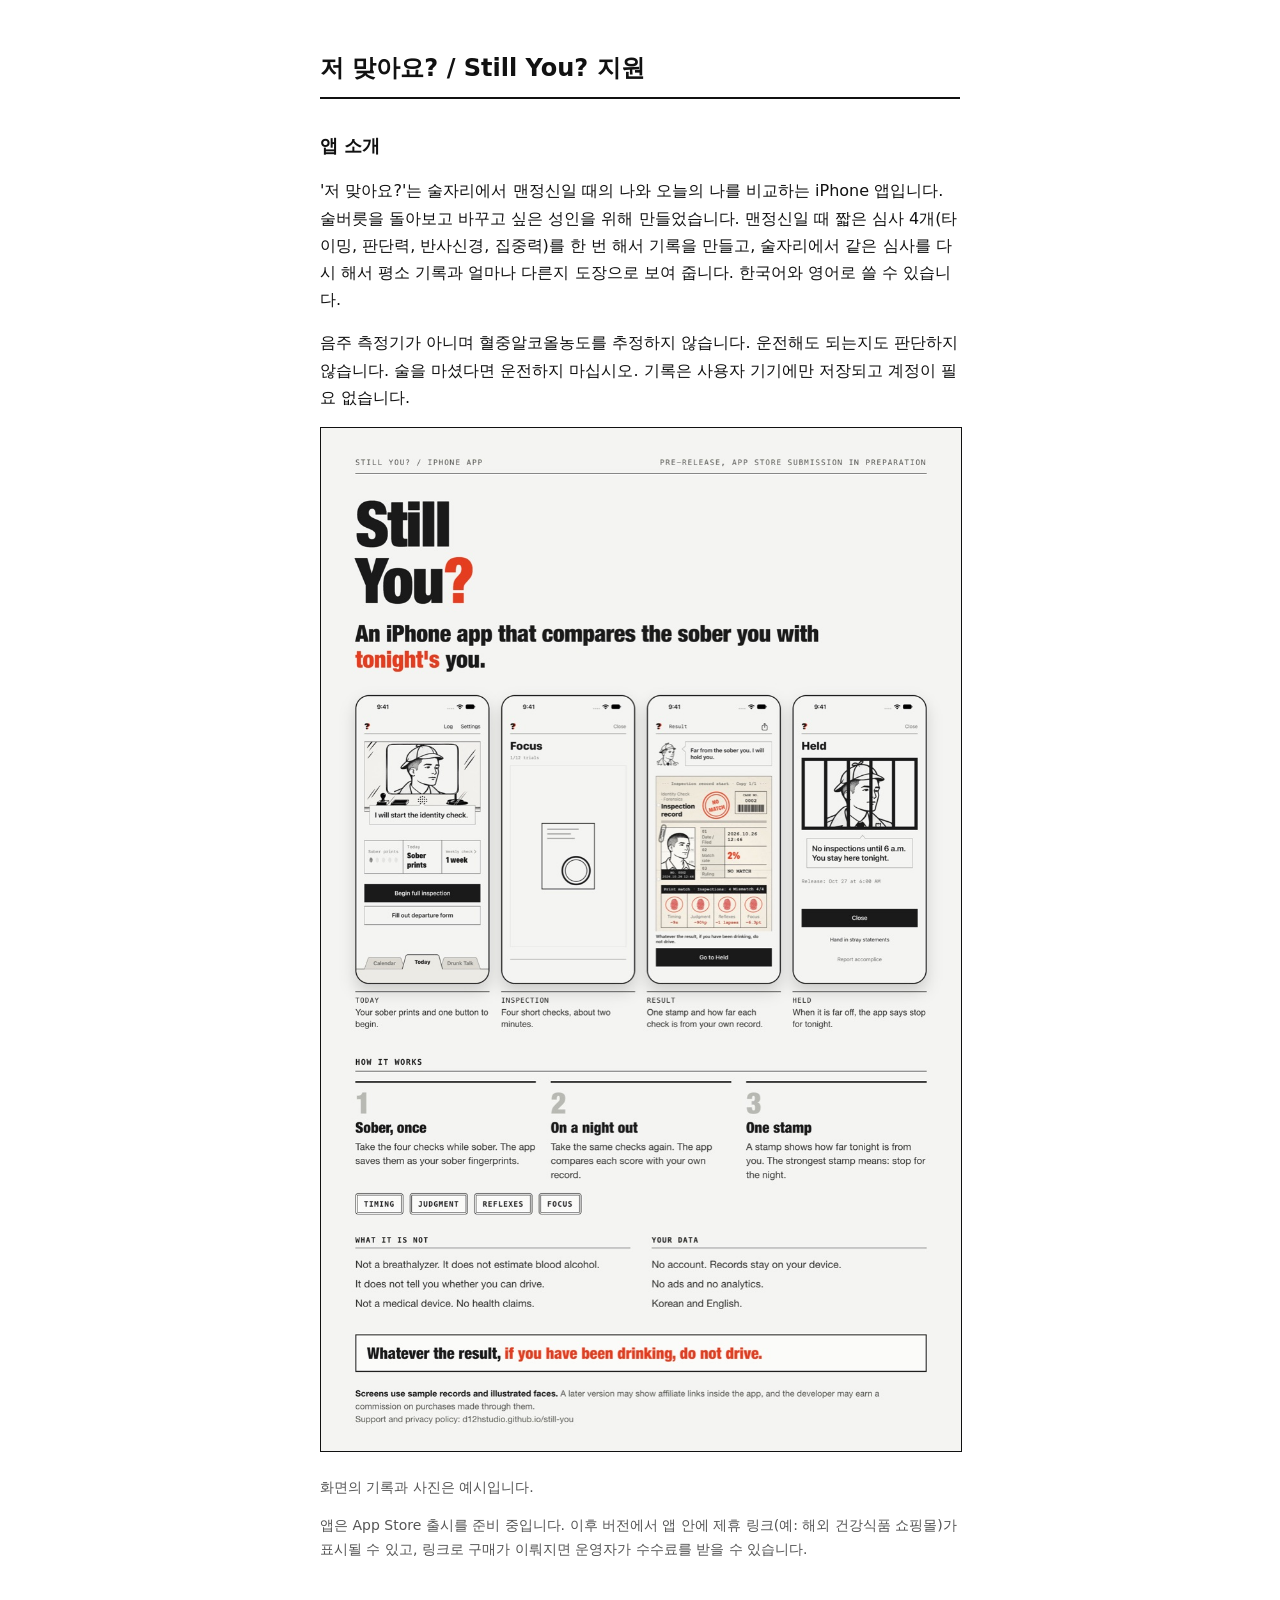
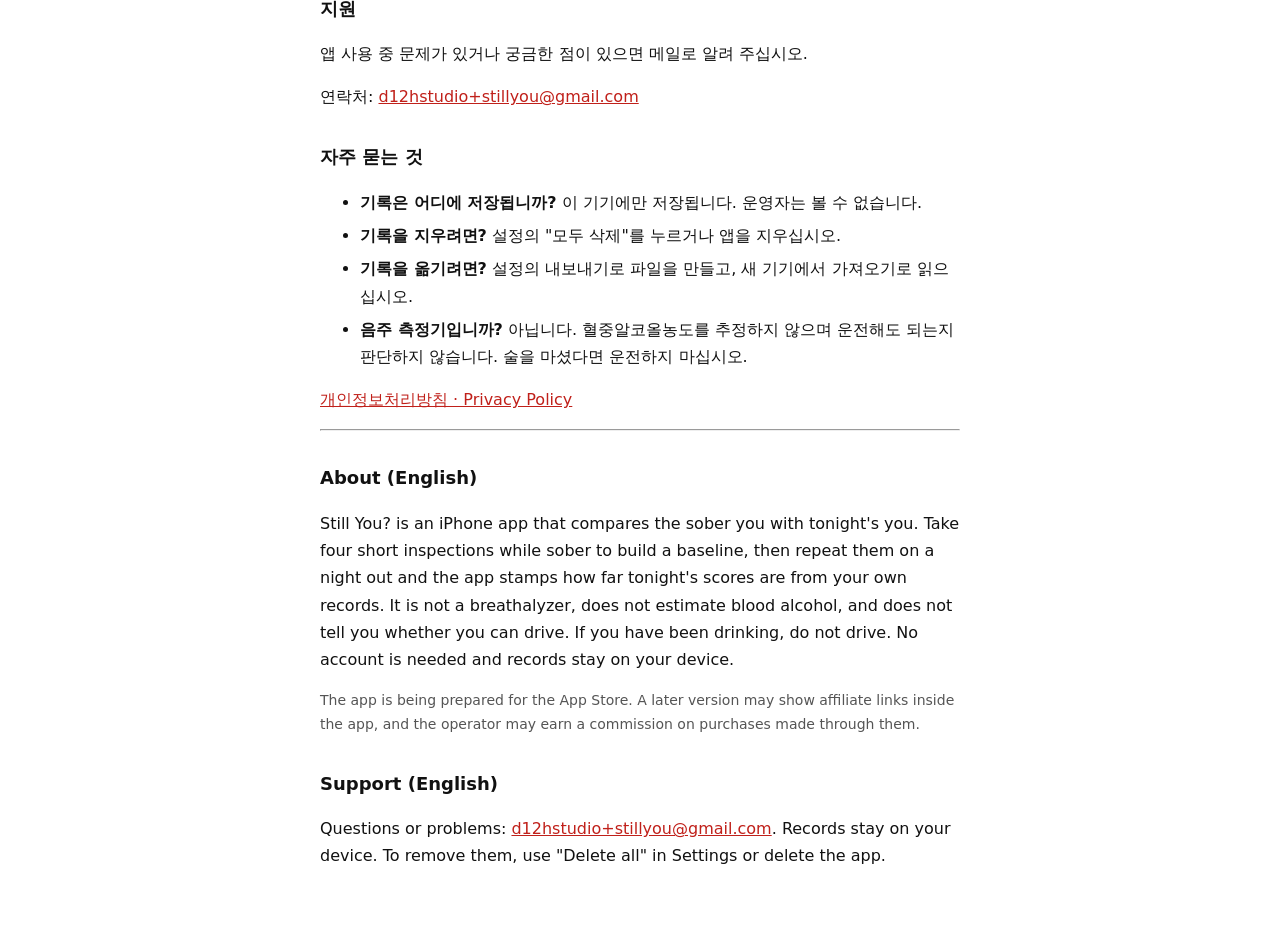
<file: index.html>
<!doctype html>
<html lang="ko"><head><meta charset="utf-8"><meta name="viewport" content="width=device-width,initial-scale=1">
<meta name='impact-site-verification' value='ae98b529-2bd7-4704-8b20-28af9341f1dc'>
<title>저 맞아요? 지원</title><link rel="stylesheet" href="style.css"></head>
<body><main>
<h1>저 맞아요? / Still You? 지원</h1>
<h2>앱 소개</h2>
<p>'저 맞아요?'는 술자리에서 맨정신일 때의 나와 오늘의 나를 비교하는 iPhone 앱입니다. 술버릇을 돌아보고 바꾸고 싶은 성인을 위해 만들었습니다. 맨정신일 때 짧은 심사 4개(타이밍, 판단력, 반사신경, 집중력)를 한 번 해서 기록을 만들고, 술자리에서 같은 심사를 다시 해서 평소 기록과 얼마나 다른지 도장으로 보여 줍니다. 한국어와 영어로 쓸 수 있습니다.</p>
<p>음주 측정기가 아니며 혈중알코올농도를 추정하지 않습니다. 운전해도 되는지도 판단하지 않습니다. 술을 마셨다면 운전하지 마십시오. 기록은 사용자 기기에만 저장되고 계정이 필요 없습니다.</p>
<p><a href="board.jpg"><img src="board.jpg" alt="Still You? overview: four app screens, how it works, what it is not, and data handling" style="width:100%;height:auto;border:1px solid var(--line)"></a></p>
<p class="note">화면의 기록과 사진은 예시입니다.</p>
<p class="note">앱은 App Store 출시를 준비 중입니다. 이후 버전에서 앱 안에 제휴 링크(예: 해외 건강식품 쇼핑몰)가 표시될 수 있고, 링크로 구매가 이뤄지면 운영자가 수수료를 받을 수 있습니다.</p>
<h2>지원</h2>
<p>앱 사용 중 문제가 있거나 궁금한 점이 있으면 메일로 알려 주십시오.</p>
<p>연락처: <a href="mailto:d12hstudio+stillyou@gmail.com">d12hstudio+stillyou@gmail.com</a></p>
<h2>자주 묻는 것</h2>
<ul>
<li><b>기록은 어디에 저장됩니까?</b> 이 기기에만 저장됩니다. 운영자는 볼 수 없습니다.</li>
<li><b>기록을 지우려면?</b> 설정의 "모두 삭제"를 누르거나 앱을 지우십시오.</li>
<li><b>기록을 옮기려면?</b> 설정의 내보내기로 파일을 만들고, 새 기기에서 가져오기로 읽으십시오.</li>
<li><b>음주 측정기입니까?</b> 아닙니다. 혈중알코올농도를 추정하지 않으며 운전해도 되는지 판단하지 않습니다. 술을 마셨다면 운전하지 마십시오.</li>
</ul>
<p><a href="privacy.html">개인정보처리방침 · Privacy Policy</a></p>
<hr>
<h2>About (English)</h2>
<p>Still You? is an iPhone app that compares the sober you with tonight's you. Take four short inspections while sober to build a baseline, then repeat them on a night out and the app stamps how far tonight's scores are from your own records. It is not a breathalyzer, does not estimate blood alcohol, and does not tell you whether you can drive. If you have been drinking, do not drive. No account is needed and records stay on your device.</p>
<p class="note">The app is being prepared for the App Store. A later version may show affiliate links inside the app, and the operator may earn a commission on purchases made through them.</p>
<h2>Support (English)</h2>
<p>Questions or problems: <a href="mailto:d12hstudio+stillyou@gmail.com">d12hstudio+stillyou@gmail.com</a>. Records stay on your device. To remove them, use "Delete all" in Settings or delete the app.</p>
</main></body></html>
</file>
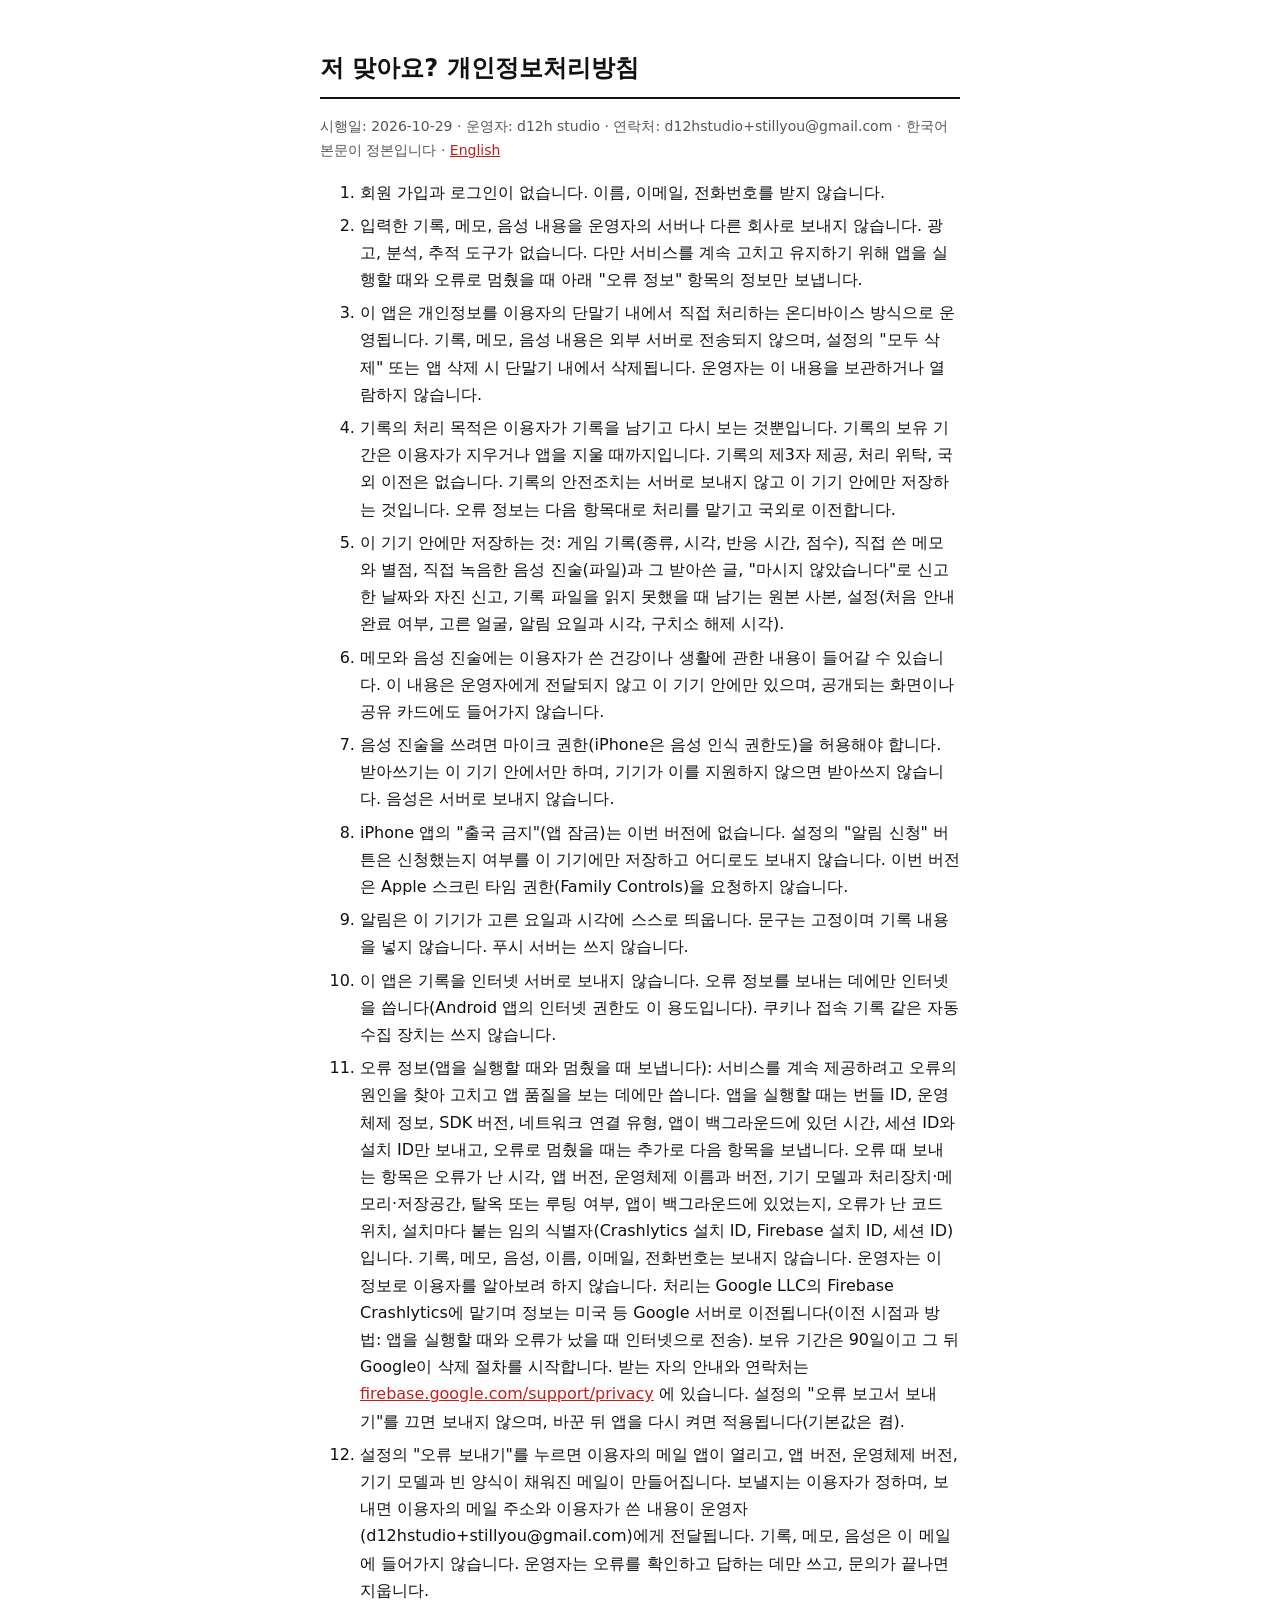
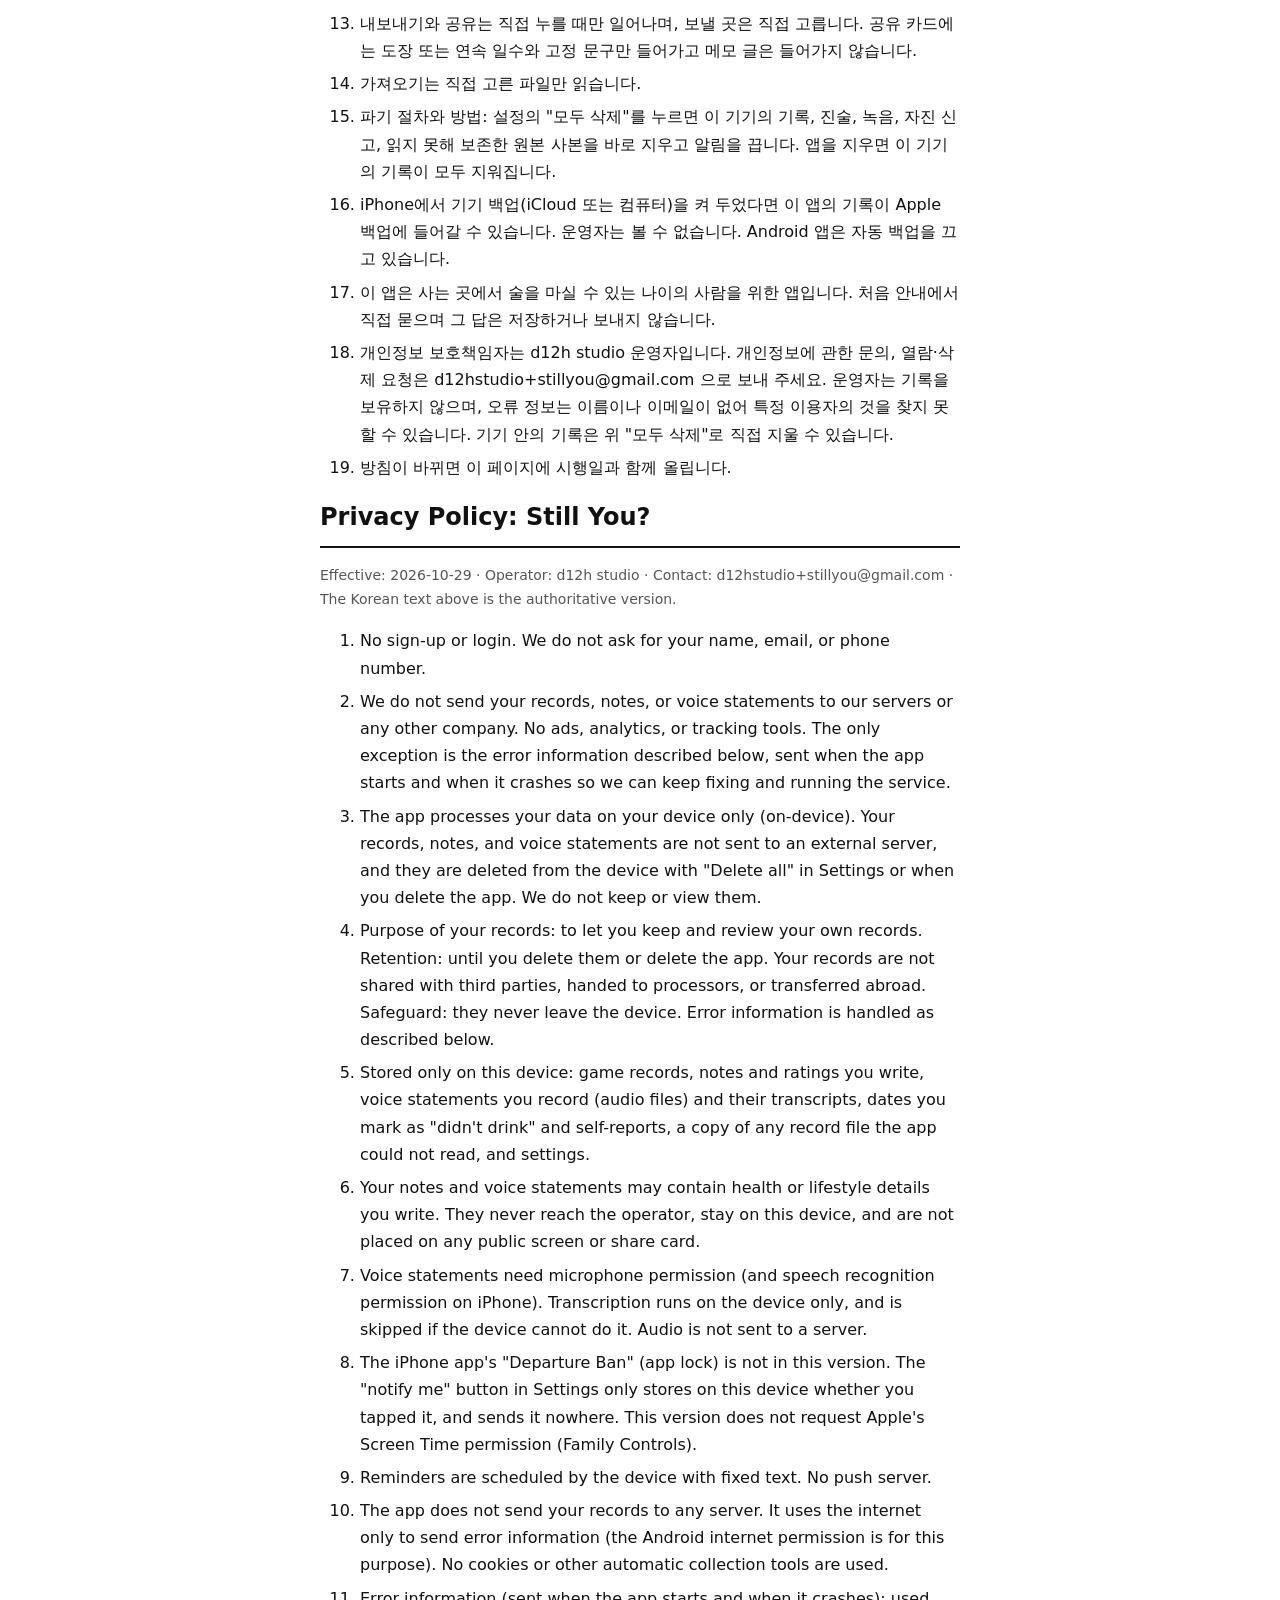
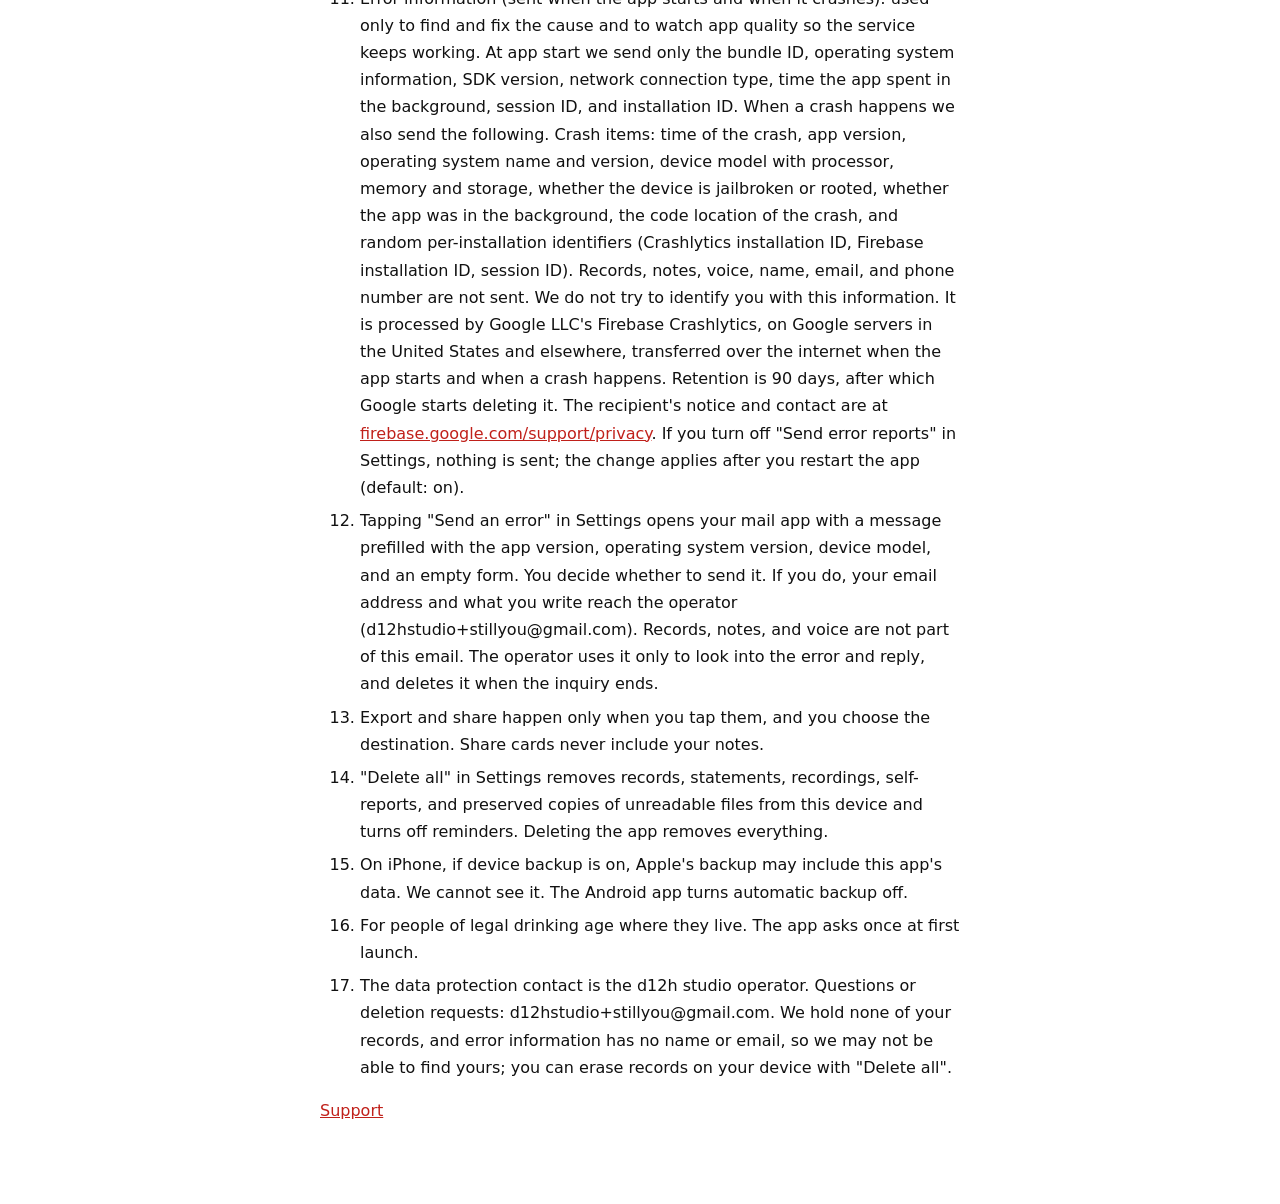
<file: privacy.html>
<!doctype html>
<html lang="ko"><head><meta charset="utf-8"><meta name="viewport" content="width=device-width,initial-scale=1">
<title>저 맞아요? 개인정보처리방침</title><link rel="stylesheet" href="style.css"></head>
<body><main>
<h1>저 맞아요? 개인정보처리방침</h1>
<p class="note">시행일: 2026-10-29 · 운영자: d12h studio · 연락처: d12hstudio+stillyou@gmail.com · 한국어 본문이 정본입니다 · <a href="#en">English</a></p>
<ol>
<li>회원 가입과 로그인이 없습니다. 이름, 이메일, 전화번호를 받지 않습니다.</li>
<li>입력한 기록, 메모, 음성 내용을 운영자의 서버나 다른 회사로 보내지 않습니다. 광고, 분석, 추적 도구가 없습니다. 다만 서비스를 계속 고치고 유지하기 위해 앱을 실행할 때와 오류로 멈췄을 때 아래 "오류 정보" 항목의 정보만 보냅니다.</li>
<li>이 앱은 개인정보를 이용자의 단말기 내에서 직접 처리하는 온디바이스 방식으로 운영됩니다. 기록, 메모, 음성 내용은 외부 서버로 전송되지 않으며, 설정의 "모두 삭제" 또는 앱 삭제 시 단말기 내에서 삭제됩니다. 운영자는 이 내용을 보관하거나 열람하지 않습니다.</li>
<li>기록의 처리 목적은 이용자가 기록을 남기고 다시 보는 것뿐입니다. 기록의 보유 기간은 이용자가 지우거나 앱을 지울 때까지입니다. 기록의 제3자 제공, 처리 위탁, 국외 이전은 없습니다. 기록의 안전조치는 서버로 보내지 않고 이 기기 안에만 저장하는 것입니다. 오류 정보는 다음 항목대로 처리를 맡기고 국외로 이전합니다.</li>
<li>이 기기 안에만 저장하는 것: 게임 기록(종류, 시각, 반응 시간, 점수), 직접 쓴 메모와 별점, 직접 녹음한 음성 진술(파일)과 그 받아쓴 글, "마시지 않았습니다"로 신고한 날짜와 자진 신고, 기록 파일을 읽지 못했을 때 남기는 원본 사본, 설정(처음 안내 완료 여부, 고른 얼굴, 알림 요일과 시각, 구치소 해제 시각).</li>
<li>메모와 음성 진술에는 이용자가 쓴 건강이나 생활에 관한 내용이 들어갈 수 있습니다. 이 내용은 운영자에게 전달되지 않고 이 기기 안에만 있으며, 공개되는 화면이나 공유 카드에도 들어가지 않습니다.</li>
<li>음성 진술을 쓰려면 마이크 권한(iPhone은 음성 인식 권한도)을 허용해야 합니다. 받아쓰기는 이 기기 안에서만 하며, 기기가 이를 지원하지 않으면 받아쓰지 않습니다. 음성은 서버로 보내지 않습니다.</li>
<li>iPhone 앱의 "출국 금지"(앱 잠금)는 이번 버전에 없습니다. 설정의 "알림 신청" 버튼은 신청했는지 여부를 이 기기에만 저장하고 어디로도 보내지 않습니다. 이번 버전은 Apple 스크린 타임 권한(Family Controls)을 요청하지 않습니다.</li>
<li>알림은 이 기기가 고른 요일과 시각에 스스로 띄웁니다. 문구는 고정이며 기록 내용을 넣지 않습니다. 푸시 서버는 쓰지 않습니다.</li>
<li>이 앱은 기록을 인터넷 서버로 보내지 않습니다. 오류 정보를 보내는 데에만 인터넷을 씁니다(Android 앱의 인터넷 권한도 이 용도입니다). 쿠키나 접속 기록 같은 자동 수집 장치는 쓰지 않습니다.</li>
<li>오류 정보(앱을 실행할 때와 멈췄을 때 보냅니다): 서비스를 계속 제공하려고 오류의 원인을 찾아 고치고 앱 품질을 보는 데에만 씁니다. 앱을 실행할 때는 번들 ID, 운영체제 정보, SDK 버전, 네트워크 연결 유형, 앱이 백그라운드에 있던 시간, 세션 ID와 설치 ID만 보내고, 오류로 멈췄을 때는 추가로 다음 항목을 보냅니다. 오류 때 보내는 항목은 오류가 난 시각, 앱 버전, 운영체제 이름과 버전, 기기 모델과 처리장치·메모리·저장공간, 탈옥 또는 루팅 여부, 앱이 백그라운드에 있었는지, 오류가 난 코드 위치, 설치마다 붙는 임의 식별자(Crashlytics 설치 ID, Firebase 설치 ID, 세션 ID)입니다. 기록, 메모, 음성, 이름, 이메일, 전화번호는 보내지 않습니다. 운영자는 이 정보로 이용자를 알아보려 하지 않습니다. 처리는 Google LLC의 Firebase Crashlytics에 맡기며 정보는 미국 등 Google 서버로 이전됩니다(이전 시점과 방법: 앱을 실행할 때와 오류가 났을 때 인터넷으로 전송). 보유 기간은 90일이고 그 뒤 Google이 삭제 절차를 시작합니다. 받는 자의 안내와 연락처는 <a href="https://firebase.google.com/support/privacy">firebase.google.com/support/privacy</a> 에 있습니다. 설정의 "오류 보고서 보내기"를 끄면 보내지 않으며, 바꾼 뒤 앱을 다시 켜면 적용됩니다(기본값은 켬).</li>
<li>설정의 "오류 보내기"를 누르면 이용자의 메일 앱이 열리고, 앱 버전, 운영체제 버전, 기기 모델과 빈 양식이 채워진 메일이 만들어집니다. 보낼지는 이용자가 정하며, 보내면 이용자의 메일 주소와 이용자가 쓴 내용이 운영자(d12hstudio+stillyou@gmail.com)에게 전달됩니다. 기록, 메모, 음성은 이 메일에 들어가지 않습니다. 운영자는 오류를 확인하고 답하는 데만 쓰고, 문의가 끝나면 지웁니다.</li>
<li>내보내기와 공유는 직접 누를 때만 일어나며, 보낼 곳은 직접 고릅니다. 공유 카드에는 도장 또는 연속 일수와 고정 문구만 들어가고 메모 글은 들어가지 않습니다.</li>
<li>가져오기는 직접 고른 파일만 읽습니다.</li>
<li>파기 절차와 방법: 설정의 "모두 삭제"를 누르면 이 기기의 기록, 진술, 녹음, 자진 신고, 읽지 못해 보존한 원본 사본을 바로 지우고 알림을 끕니다. 앱을 지우면 이 기기의 기록이 모두 지워집니다.</li>
<li>iPhone에서 기기 백업(iCloud 또는 컴퓨터)을 켜 두었다면 이 앱의 기록이 Apple 백업에 들어갈 수 있습니다. 운영자는 볼 수 없습니다. Android 앱은 자동 백업을 끄고 있습니다.</li>
<li>이 앱은 사는 곳에서 술을 마실 수 있는 나이의 사람을 위한 앱입니다. 처음 안내에서 직접 묻으며 그 답은 저장하거나 보내지 않습니다.</li>
<li>개인정보 보호책임자는 d12h studio 운영자입니다. 개인정보에 관한 문의, 열람·삭제 요청은 d12hstudio+stillyou@gmail.com 으로 보내 주세요. 운영자는 기록을 보유하지 않으며, 오류 정보는 이름이나 이메일이 없어 특정 이용자의 것을 찾지 못할 수 있습니다. 기기 안의 기록은 위 "모두 삭제"로 직접 지울 수 있습니다.</li>
<li>방침이 바뀌면 이 페이지에 시행일과 함께 올립니다.</li>
</ol>
<h1 id="en">Privacy Policy: Still You?</h1>
<p class="note">Effective: 2026-10-29 · Operator: d12h studio · Contact: d12hstudio+stillyou@gmail.com · The Korean text above is the authoritative version.</p>
<ol>
<li>No sign-up or login. We do not ask for your name, email, or phone number.</li>
<li>We do not send your records, notes, or voice statements to our servers or any other company. No ads, analytics, or tracking tools. The only exception is the error information described below, sent when the app starts and when it crashes so we can keep fixing and running the service.</li>
<li>The app processes your data on your device only (on-device). Your records, notes, and voice statements are not sent to an external server, and they are deleted from the device with "Delete all" in Settings or when you delete the app. We do not keep or view them.</li>
<li>Purpose of your records: to let you keep and review your own records. Retention: until you delete them or delete the app. Your records are not shared with third parties, handed to processors, or transferred abroad. Safeguard: they never leave the device. Error information is handled as described below.</li>
<li>Stored only on this device: game records, notes and ratings you write, voice statements you record (audio files) and their transcripts, dates you mark as "didn't drink" and self-reports, a copy of any record file the app could not read, and settings.</li>
<li>Your notes and voice statements may contain health or lifestyle details you write. They never reach the operator, stay on this device, and are not placed on any public screen or share card.</li>
<li>Voice statements need microphone permission (and speech recognition permission on iPhone). Transcription runs on the device only, and is skipped if the device cannot do it. Audio is not sent to a server.</li>
<li>The iPhone app's "Departure Ban" (app lock) is not in this version. The "notify me" button in Settings only stores on this device whether you tapped it, and sends it nowhere. This version does not request Apple's Screen Time permission (Family Controls).</li>
<li>Reminders are scheduled by the device with fixed text. No push server.</li>
<li>The app does not send your records to any server. It uses the internet only to send error information (the Android internet permission is for this purpose). No cookies or other automatic collection tools are used.</li>
<li>Error information (sent when the app starts and when it crashes): used only to find and fix the cause and to watch app quality so the service keeps working. At app start we send only the bundle ID, operating system information, SDK version, network connection type, time the app spent in the background, session ID, and installation ID. When a crash happens we also send the following. Crash items: time of the crash, app version, operating system name and version, device model with processor, memory and storage, whether the device is jailbroken or rooted, whether the app was in the background, the code location of the crash, and random per-installation identifiers (Crashlytics installation ID, Firebase installation ID, session ID). Records, notes, voice, name, email, and phone number are not sent. We do not try to identify you with this information. It is processed by Google LLC's Firebase Crashlytics, on Google servers in the United States and elsewhere, transferred over the internet when the app starts and when a crash happens. Retention is 90 days, after which Google starts deleting it. The recipient's notice and contact are at <a href="https://firebase.google.com/support/privacy">firebase.google.com/support/privacy</a>. If you turn off "Send error reports" in Settings, nothing is sent; the change applies after you restart the app (default: on).</li>
<li>Tapping "Send an error" in Settings opens your mail app with a message prefilled with the app version, operating system version, device model, and an empty form. You decide whether to send it. If you do, your email address and what you write reach the operator (d12hstudio+stillyou@gmail.com). Records, notes, and voice are not part of this email. The operator uses it only to look into the error and reply, and deletes it when the inquiry ends.</li>
<li>Export and share happen only when you tap them, and you choose the destination. Share cards never include your notes.</li>
<li>"Delete all" in Settings removes records, statements, recordings, self-reports, and preserved copies of unreadable files from this device and turns off reminders. Deleting the app removes everything.</li>
<li>On iPhone, if device backup is on, Apple's backup may include this app's data. We cannot see it. The Android app turns automatic backup off.</li>
<li>For people of legal drinking age where they live. The app asks once at first launch.</li>
<li>The data protection contact is the d12h studio operator. Questions or deletion requests: d12hstudio+stillyou@gmail.com. We hold none of your records, and error information has no name or email, so we may not be able to find yours; you can erase records on your device with "Delete all".</li>
</ol>
<p><a href="index.html">Support</a></p>
</main></body></html>
</file>
<file: style.css>
:root{--ink:#111;--sub:#555;--bg:#fff;--line:#111;--mark:#c0201a}
@media (prefers-color-scheme:dark){:root{--ink:#eee;--sub:#aaa;--bg:#111;--line:#eee;--mark:#ff6b63}}
body{margin:0;background:var(--bg);color:var(--ink);font:16px/1.7 -apple-system,"Apple SD Gothic Neo",system-ui,sans-serif}
main{max-width:640px;margin:0 auto;padding:32px 16px 64px}
h1{font-size:24px;border-bottom:2px solid var(--line);padding-bottom:8px}
h2{font-size:18px;margin-top:32px}
a{color:var(--mark)}
.note{color:var(--sub);font-size:14px}
li{margin:6px 0}
.shots{display:flex;gap:12px;margin:16px 0}.shots img{width:calc(50% - 6px);height:auto;border:1px solid var(--line)}
</file>
